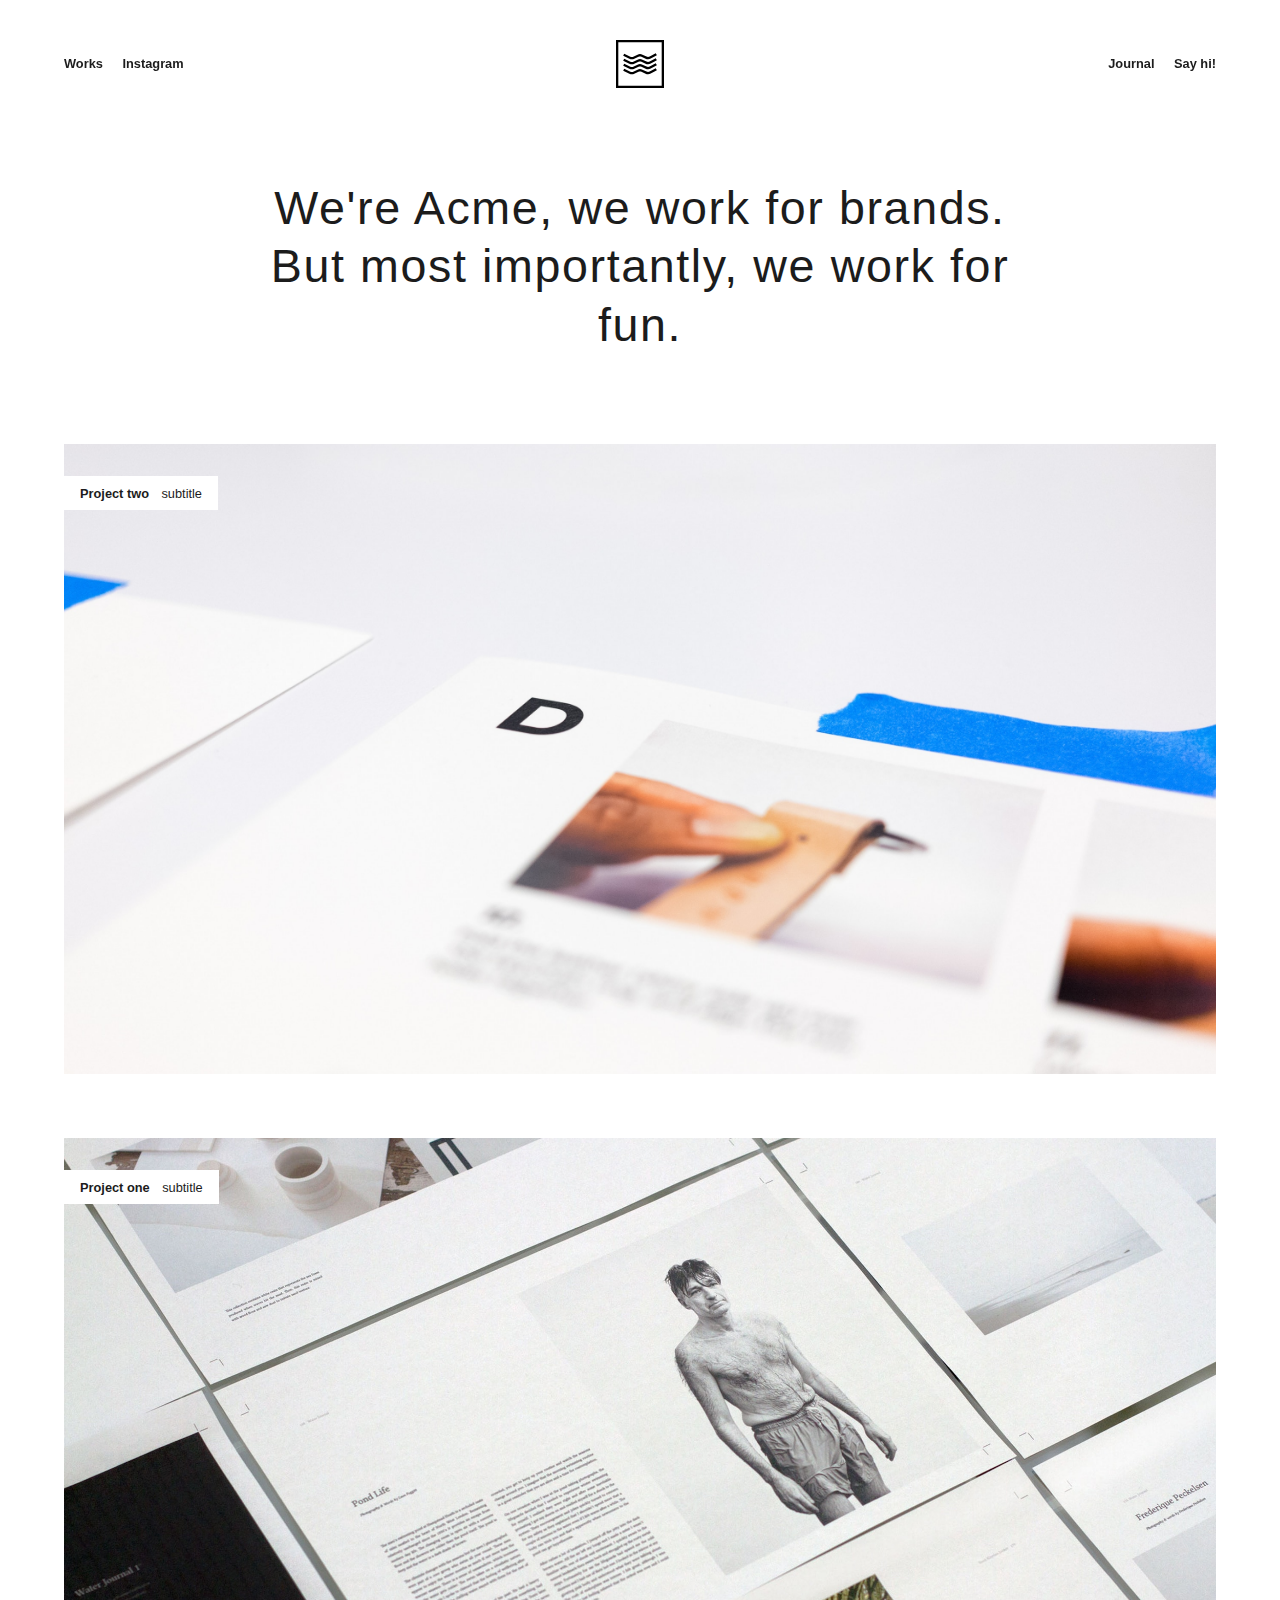
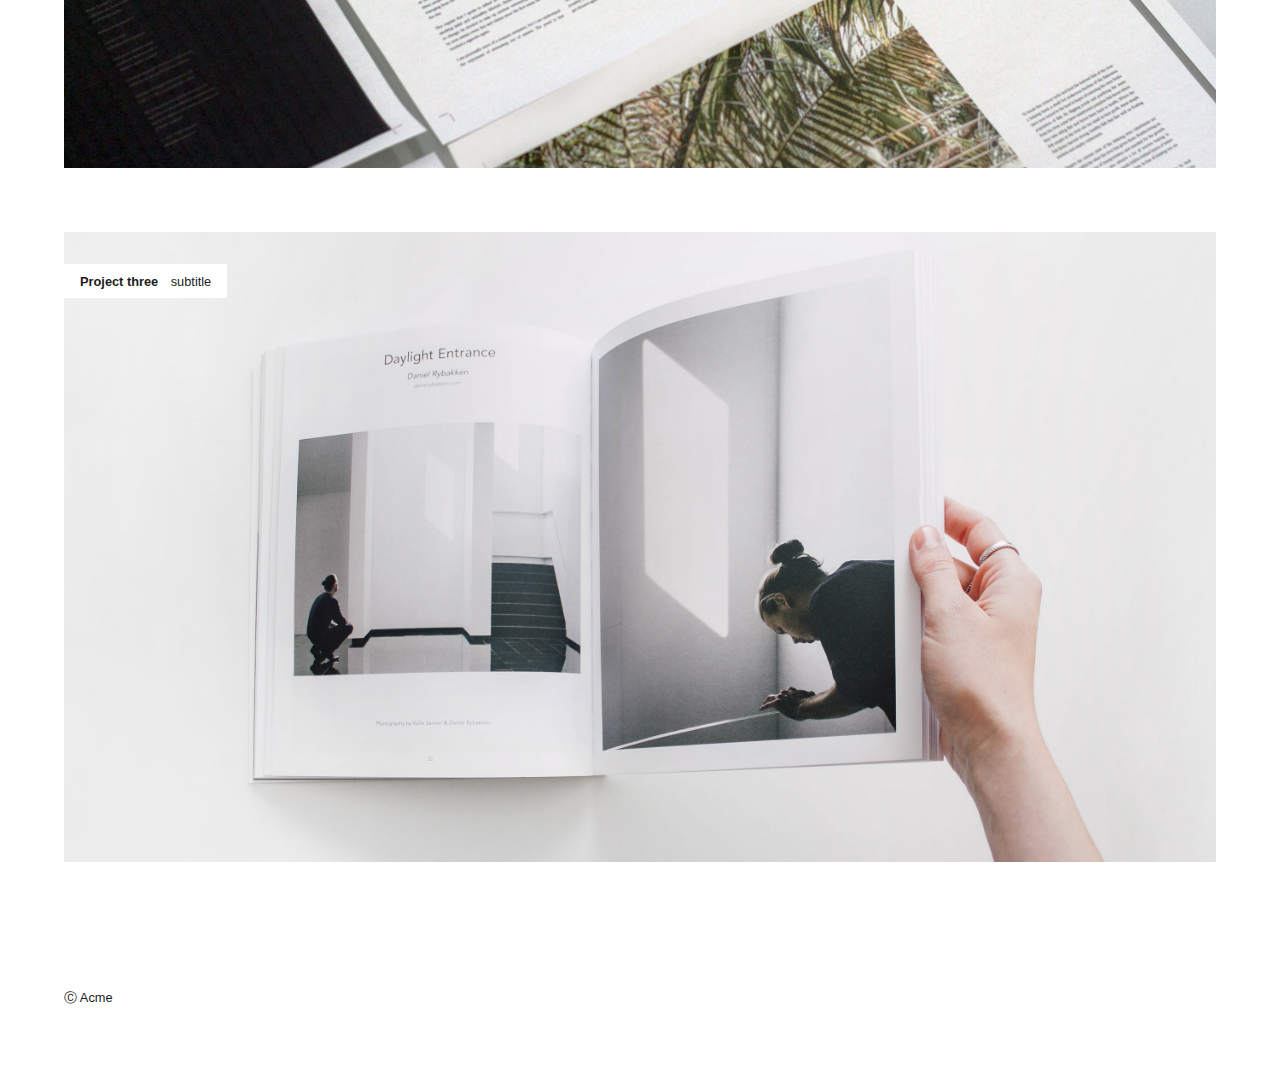
<file: index.html>
<!DOCTYPE html>
<html lang="en-US">
  <head>
    <meta charset="utf-8">
    <meta name="viewport" content="width=device-width,initial-scale=1">
    <title>Hero | Acme</title>
    <meta name="description" content="Creative Agency">
    <link rel="icon" href="favicon-32x32.png">
    
    <link rel="preload" href="/assets/css/0.styles.019df809.css" as="style"><link rel="preload" href="/assets/js/app.dd4c40c3.js" as="script"><link rel="preload" href="/assets/js/8.90ad5f1e.js" as="script"><link rel="preload" href="/assets/js/10.279bd32c.js" as="script"><link rel="preload" href="/assets/js/6.9ab0d75a.js" as="script"><link rel="preload" href="/assets/js/3.95b289bc.js" as="script"><link rel="preload" href="/assets/js/5.e9af8afd.js" as="script"><link rel="prefetch" href="/assets/js/11.1c1c39c2.js"><link rel="prefetch" href="/assets/js/12.d2fb12ee.js"><link rel="prefetch" href="/assets/js/13.9cd6af9b.js"><link rel="prefetch" href="/assets/js/14.d0c7ad8c.js"><link rel="prefetch" href="/assets/js/15.f34c33fe.js"><link rel="prefetch" href="/assets/js/16.4fcc910e.js"><link rel="prefetch" href="/assets/js/2.28699731.js"><link rel="prefetch" href="/assets/js/4.ff9fe87c.js"><link rel="prefetch" href="/assets/js/7.5428e03e.js"><link rel="prefetch" href="/assets/js/9.7def4b53.js">
    <link rel="stylesheet" href="/assets/css/0.styles.019df809.css">
  </head>
  <body>
    <div id="app" data-server-rendered="true"><div class="wrapper"><header class="header" style="position:fixed;top:0;left:0;width:100%;" data-v-03166bf1><nav class="navigation left desktop-nav" data-v-03166bf1><ul data-v-03166bf1><li class="router-link-exact-active active" data-v-03166bf1>Works</li><!----><!----><!----> <!----><li data-v-03166bf1><a href="https://www.instagram.com/its.nwa" target="_blank" data-v-03166bf1>Instagram</a></li><!----><!----></ul></nav> <div class="brand" data-v-03166bf1><a href="/" class="router-link-exact-active router-link-active" data-v-03166bf1><div title="Acme" class="logo" style="background-image:url(/upload/logo.svg);" data-v-03166bf1></div></a></div> <nav class="navigation right desktop-nav" data-v-03166bf1><ul data-v-03166bf1><!----><!----><!----><li data-v-03166bf1>Journal</li> <!----><!----><li data-v-03166bf1><a href="mailto:sayhi@mydomain.com" target="_blank" data-v-03166bf1>Say hi!</a></li><!----></ul></nav> <div class="mobile-nav-toggle" data-v-03166bf1></div> <div class="mobile-nav" data-v-03166bf1><nav data-v-03166bf1><ul data-v-03166bf1><li class="router-link-exact-active active" data-v-03166bf1>Works</li><!----><!----><li data-v-03166bf1>Journal</li> <!----><li data-v-03166bf1><a href="https://www.instagram.com/its.nwa" target="_blank" data-v-03166bf1>Instagram</a></li><li data-v-03166bf1><a href="mailto:sayhi@mydomain.com" target="_blank" data-v-03166bf1>Say hi!</a></li><!----></ul> <div class="mobile-nav-close" data-v-03166bf1></div></nav></div></header> <div class="container"><div style="margin-top:14vw;"><div class="content custom"><h1 class="title" data-v-166cad36><strong>We're Acme</strong>, we work for brands. But most importantly, we work for fun.</h1> <div class="project-list" data-v-32ebcfff><div class="post" style="background-image:url(/upload/photo-1516906736502-5d3fedc3019a.jpeg);" data-v-32ebcfff><div class="info" data-v-32ebcfff><h2 data-v-32ebcfff>Project two</h2> <span data-v-32ebcfff>subtitle</span></div></div><div class="post" style="background-image:url(/upload/photo-1490013616775-3ca8865fb129.jpeg);" data-v-32ebcfff><div class="info" data-v-32ebcfff><h2 data-v-32ebcfff>Project one</h2> <span data-v-32ebcfff>subtitle</span></div></div><div class="post" style="background-image:url(/upload/photo-1504198322253-cfa87a0ff25f.jpeg);" data-v-32ebcfff><div class="info" data-v-32ebcfff><h2 data-v-32ebcfff>Project three</h2> <span data-v-32ebcfff>subtitle</span></div></div></div></div></div> <!----> <!----> <!----></div> <span class="text" data-v-5f413788>Ⓒ Acme</span></div></div>
    <script src="/assets/js/app.dd4c40c3.js" defer></script><script src="/assets/js/8.90ad5f1e.js" defer></script><script src="/assets/js/10.279bd32c.js" defer></script><script src="/assets/js/6.9ab0d75a.js" defer></script><script src="/assets/js/3.95b289bc.js" defer></script><script src="/assets/js/5.e9af8afd.js" defer></script>
  </body>
</html>
</file>
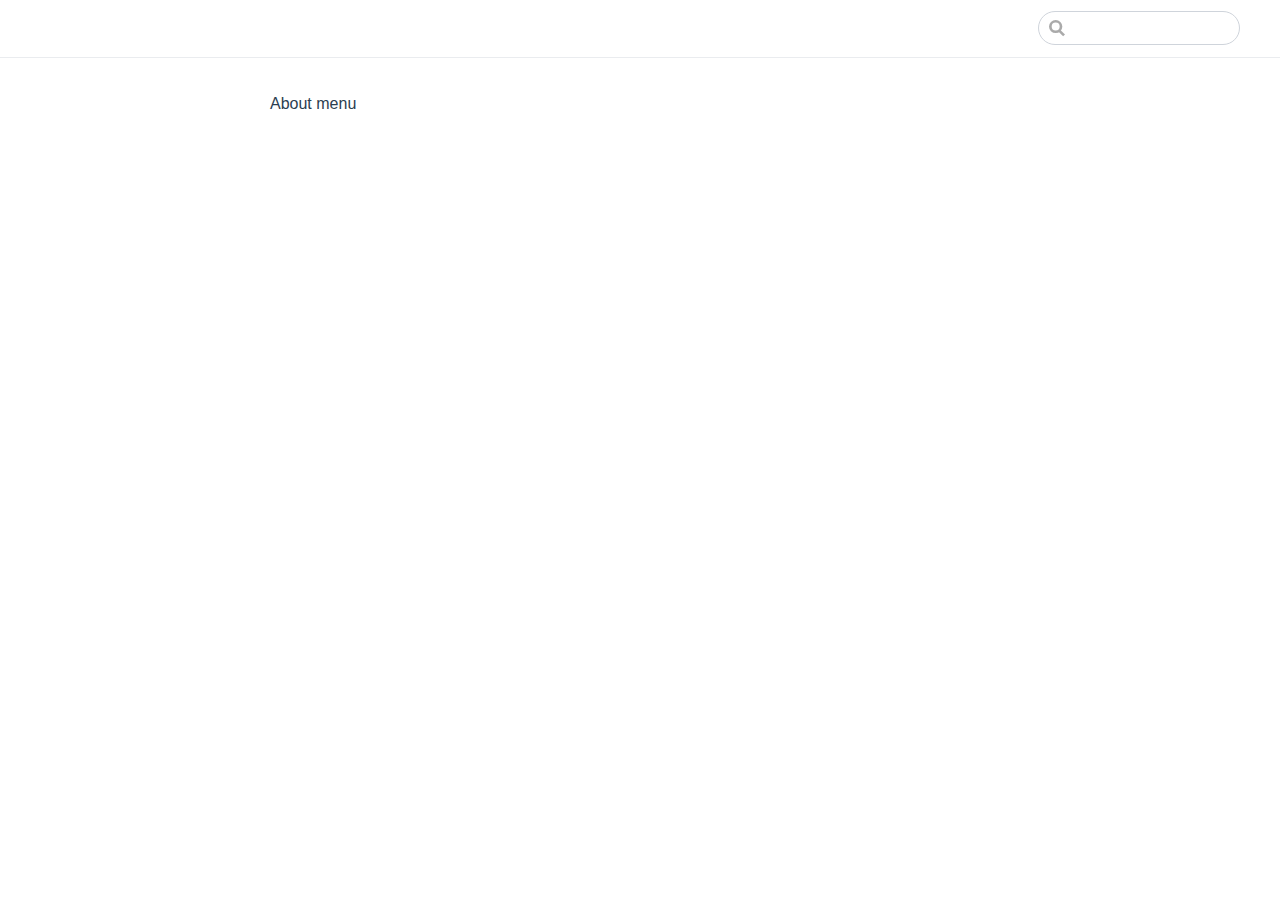
<file: About.html>
<!DOCTYPE html>
<html lang="en-US">
  <head>
    <meta charset="utf-8">
    <meta name="viewport" content="width=device-width,initial-scale=1">
    <title>VuePress</title>
    <meta name="description" content="">
    
    
    <link rel="preload" href="/assets/css/0.styles.36b91655.css" as="style"><link rel="preload" href="/assets/js/app.be7f3f61.js" as="script"><link rel="preload" href="/assets/js/3.c7e7b8a3.js" as="script"><link rel="prefetch" href="/assets/js/2.c2a00e97.js"><link rel="prefetch" href="/assets/js/4.c007d735.js"><link rel="prefetch" href="/assets/js/5.207a38a4.js"><link rel="prefetch" href="/assets/js/6.e283bb2d.js">
    <link rel="stylesheet" href="/assets/css/0.styles.36b91655.css">
  </head>
  <body>
    <div id="app" data-server-rendered="true"><div class="theme-container no-sidebar"><header class="navbar"><div class="sidebar-button"><svg xmlns="http://www.w3.org/2000/svg" aria-hidden="true" role="img" viewBox="0 0 448 512" class="icon"><path fill="currentColor" d="M436 124H12c-6.627 0-12-5.373-12-12V80c0-6.627 5.373-12 12-12h424c6.627 0 12 5.373 12 12v32c0 6.627-5.373 12-12 12zm0 160H12c-6.627 0-12-5.373-12-12v-32c0-6.627 5.373-12 12-12h424c6.627 0 12 5.373 12 12v32c0 6.627-5.373 12-12 12zm0 160H12c-6.627 0-12-5.373-12-12v-32c0-6.627 5.373-12 12-12h424c6.627 0 12 5.373 12 12v32c0 6.627-5.373 12-12 12z"></path></svg></div> <a href="/" class="home-link router-link-active"></a> <div class="links" style="max-width:nullpx;"><div class="search-box"><input aria-label="Search" autocomplete="off" spellcheck="false" value=""> <!----></div> <!----></div></header> <div class="sidebar-mask"></div> <div class="sidebar"><!---->  <!----> </div> <div class="page"> <div class="content"><p>About menu</p></div> <div class="page-edit"><!----> <!----></div> <!----> </div> <!----></div></div>
    <script src="/assets/js/app.be7f3f61.js" defer></script><script src="/assets/js/3.c7e7b8a3.js" defer></script>
  </body>
</html>
</file>
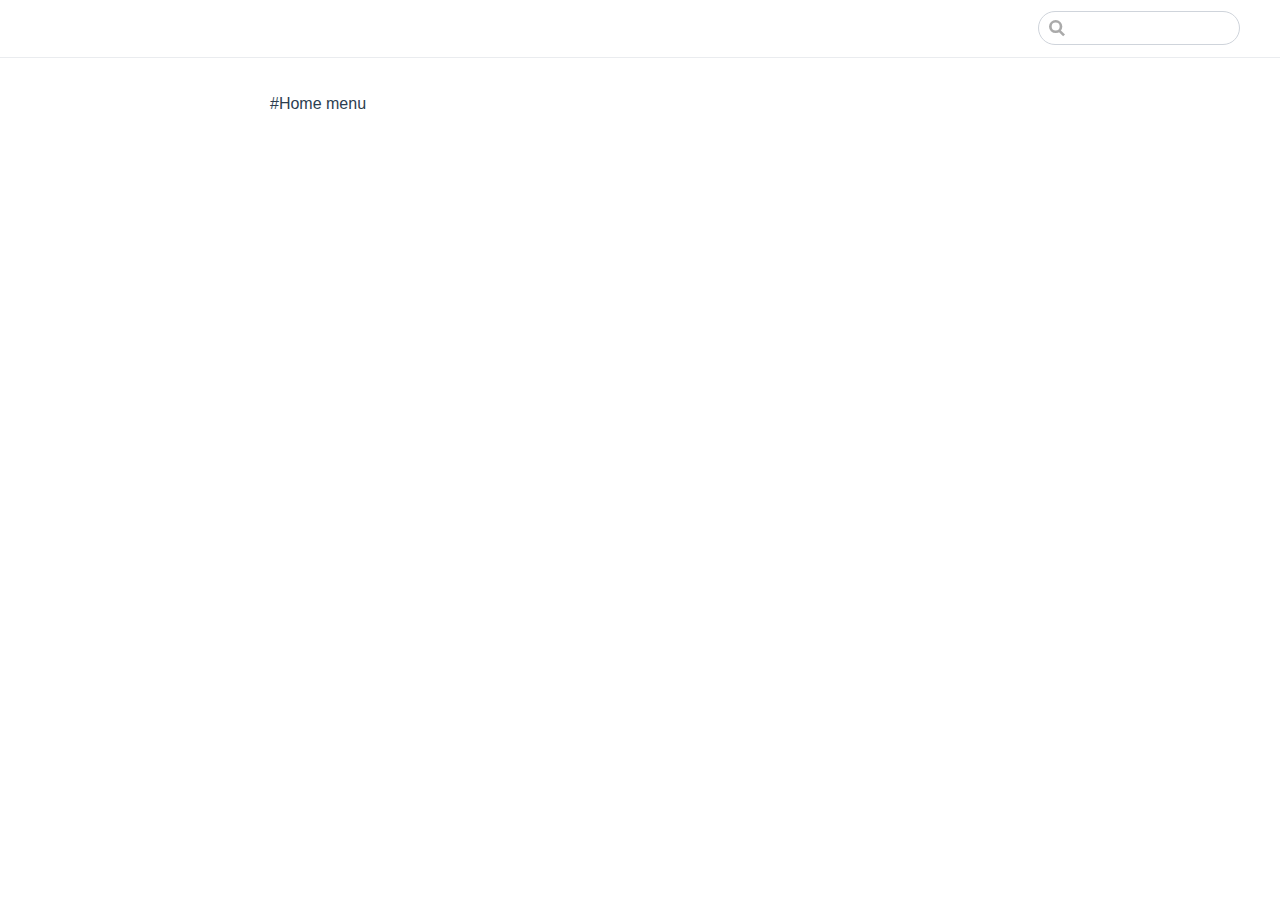
<file: Home.html>
<!DOCTYPE html>
<html lang="en-US">
  <head>
    <meta charset="utf-8">
    <meta name="viewport" content="width=device-width,initial-scale=1">
    <title>VuePress</title>
    <meta name="description" content="">
    
    
    <link rel="preload" href="/assets/css/0.styles.36b91655.css" as="style"><link rel="preload" href="/assets/js/app.be7f3f61.js" as="script"><link rel="preload" href="/assets/js/4.c007d735.js" as="script"><link rel="prefetch" href="/assets/js/2.c2a00e97.js"><link rel="prefetch" href="/assets/js/3.c7e7b8a3.js"><link rel="prefetch" href="/assets/js/5.207a38a4.js"><link rel="prefetch" href="/assets/js/6.e283bb2d.js">
    <link rel="stylesheet" href="/assets/css/0.styles.36b91655.css">
  </head>
  <body>
    <div id="app" data-server-rendered="true"><div class="theme-container no-sidebar"><header class="navbar"><div class="sidebar-button"><svg xmlns="http://www.w3.org/2000/svg" aria-hidden="true" role="img" viewBox="0 0 448 512" class="icon"><path fill="currentColor" d="M436 124H12c-6.627 0-12-5.373-12-12V80c0-6.627 5.373-12 12-12h424c6.627 0 12 5.373 12 12v32c0 6.627-5.373 12-12 12zm0 160H12c-6.627 0-12-5.373-12-12v-32c0-6.627 5.373-12 12-12h424c6.627 0 12 5.373 12 12v32c0 6.627-5.373 12-12 12zm0 160H12c-6.627 0-12-5.373-12-12v-32c0-6.627 5.373-12 12-12h424c6.627 0 12 5.373 12 12v32c0 6.627-5.373 12-12 12z"></path></svg></div> <a href="/" class="home-link router-link-active"></a> <div class="links" style="max-width:nullpx;"><div class="search-box"><input aria-label="Search" autocomplete="off" spellcheck="false" value=""> <!----></div> <!----></div></header> <div class="sidebar-mask"></div> <div class="sidebar"><!---->  <!----> </div> <div class="page"> <div class="content"><p>#Home menu</p></div> <div class="page-edit"><!----> <!----></div> <!----> </div> <!----></div></div>
    <script src="/assets/js/app.be7f3f61.js" defer></script><script src="/assets/js/4.c007d735.js" defer></script>
  </body>
</html>
</file>
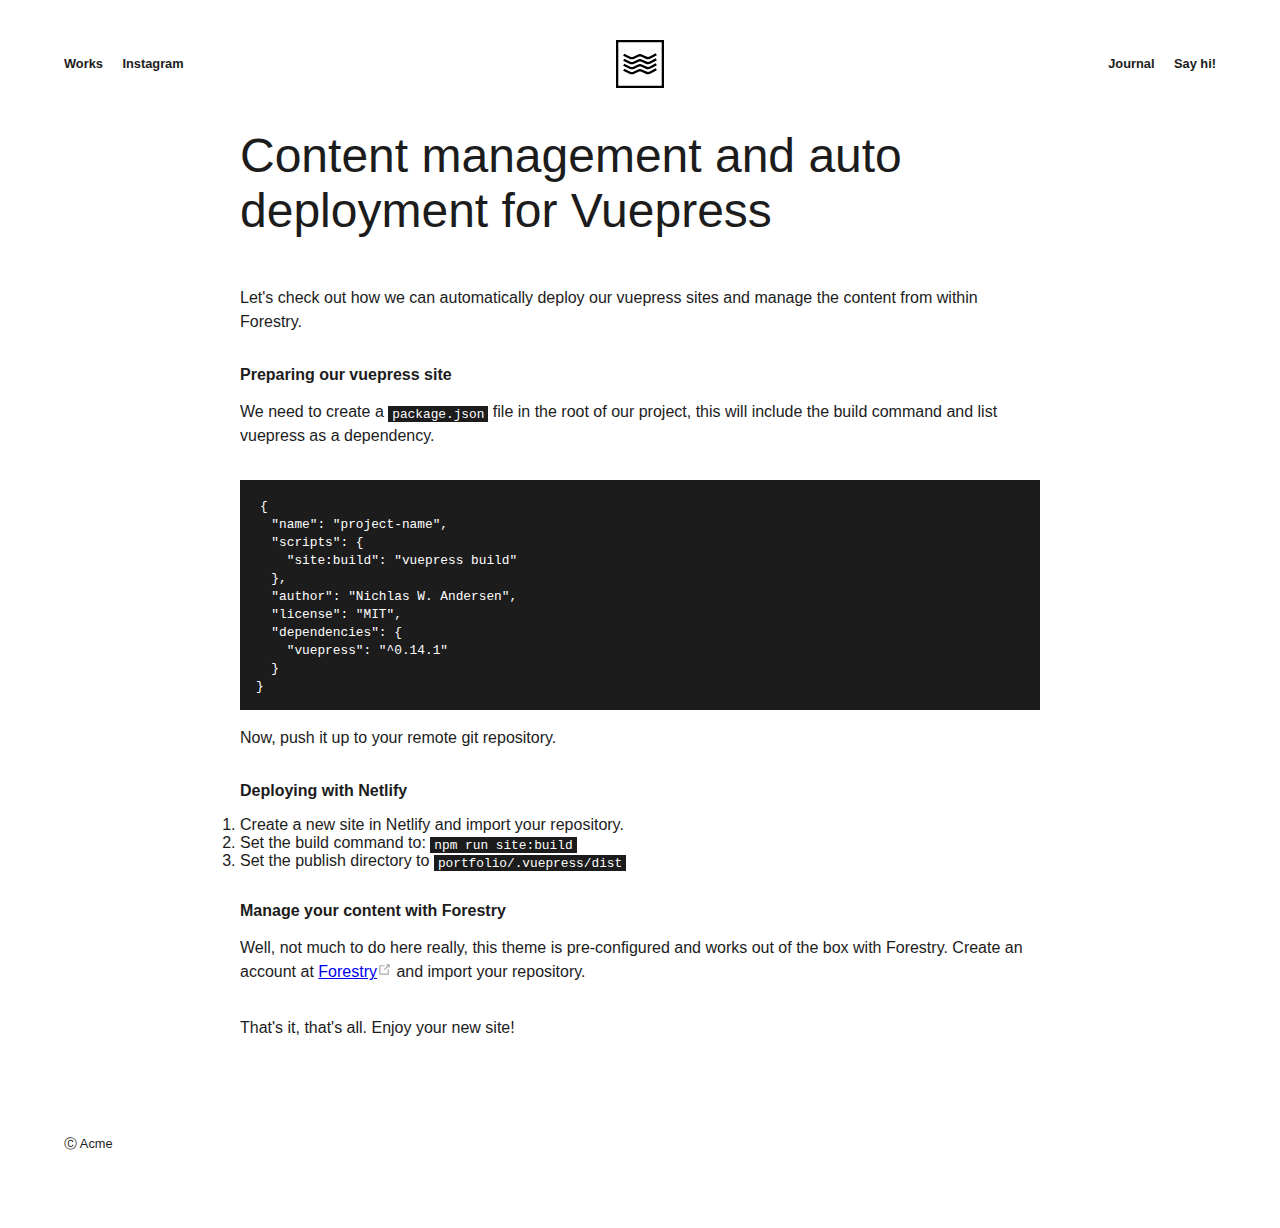
<file: journal/cms-and-auto-deployment-for-vuepress.html>
<!DOCTYPE html>
<html lang="en-US">
  <head>
    <meta charset="utf-8">
    <meta name="viewport" content="width=device-width,initial-scale=1">
    <title>Content management and auto deployment for vuepress | Acme</title>
    <meta name="description" content="Creative Agency">
    <link rel="icon" href="favicon-32x32.png">
    
    <link rel="preload" href="/assets/css/0.styles.019df809.css" as="style"><link rel="preload" href="/assets/js/app.dd4c40c3.js" as="script"><link rel="preload" href="/assets/js/8.90ad5f1e.js" as="script"><link rel="preload" href="/assets/js/11.1c1c39c2.js" as="script"><link rel="preload" href="/assets/js/5.e9af8afd.js" as="script"><link rel="prefetch" href="/assets/js/10.279bd32c.js"><link rel="prefetch" href="/assets/js/12.d2fb12ee.js"><link rel="prefetch" href="/assets/js/13.9cd6af9b.js"><link rel="prefetch" href="/assets/js/14.d0c7ad8c.js"><link rel="prefetch" href="/assets/js/15.f34c33fe.js"><link rel="prefetch" href="/assets/js/16.4fcc910e.js"><link rel="prefetch" href="/assets/js/2.28699731.js"><link rel="prefetch" href="/assets/js/3.95b289bc.js"><link rel="prefetch" href="/assets/js/4.ff9fe87c.js"><link rel="prefetch" href="/assets/js/6.9ab0d75a.js"><link rel="prefetch" href="/assets/js/7.5428e03e.js"><link rel="prefetch" href="/assets/js/9.7def4b53.js">
    <link rel="stylesheet" href="/assets/css/0.styles.019df809.css">
  </head>
  <body>
    <div id="app" data-server-rendered="true"><div class="wrapper"><header class="header" data-v-03166bf1><nav class="navigation left desktop-nav" data-v-03166bf1><ul data-v-03166bf1><li data-v-03166bf1>Works</li><!----><!----><!----> <!----><li data-v-03166bf1><a href="https://www.instagram.com/its.nwa" target="_blank" data-v-03166bf1>Instagram</a></li><!----><!----></ul></nav> <div class="brand" data-v-03166bf1><a href="/" class="router-link-active" data-v-03166bf1><div title="Acme" class="logo" style="background-image:url(/upload/logo.svg);" data-v-03166bf1></div></a></div> <nav class="navigation right desktop-nav" data-v-03166bf1><ul data-v-03166bf1><!----><!----><!----><li data-v-03166bf1>Journal</li> <!----><!----><li data-v-03166bf1><a href="mailto:sayhi@mydomain.com" target="_blank" data-v-03166bf1>Say hi!</a></li><!----></ul></nav> <div class="mobile-nav-toggle" data-v-03166bf1></div> <div class="mobile-nav" data-v-03166bf1><nav data-v-03166bf1><ul data-v-03166bf1><li data-v-03166bf1>Works</li><!----><!----><li data-v-03166bf1>Journal</li> <!----><li data-v-03166bf1><a href="https://www.instagram.com/its.nwa" target="_blank" data-v-03166bf1>Instagram</a></li><li data-v-03166bf1><a href="mailto:sayhi@mydomain.com" target="_blank" data-v-03166bf1>Say hi!</a></li><!----></ul> <div class="mobile-nav-close" data-v-03166bf1></div></nav></div></header> <div class="container"><!----> <!----> <!----> <div class="single-journal"><div class="content custom"><h1 id="content-management-and-auto-deployment-for-vuepress">Content management and auto deployment for Vuepress</h1> <p>Let's check out how we can automatically deploy our vuepress sites and manage the content from within Forestry.</p> <h3 id="preparing-our-vuepress-site">Preparing our vuepress site</h3> <p>We need to create a <code>package.json</code> file in the root of our project, this will include the build command and list vuepress as a dependency.</p> <pre><code>{
  &quot;name&quot;: &quot;project-name&quot;,
  &quot;scripts&quot;: {
    &quot;site:build&quot;: &quot;vuepress build&quot;
  },
  &quot;author&quot;: &quot;Nichlas W. Andersen&quot;,
  &quot;license&quot;: &quot;MIT&quot;,
  &quot;dependencies&quot;: {
    &quot;vuepress&quot;: &quot;^0.14.1&quot;
  }
}
</code></pre> <p>Now, push it up to your remote git repository.</p> <h3 id="deploying-with-netlify">Deploying with Netlify</h3> <ol><li>Create a new site in Netlify and import your repository.</li> <li>Set the build command to: <code>npm run site:build</code></li> <li>Set the publish directory to <code>portfolio/.vuepress/dist</code></li></ol> <h3 id="manage-your-content-with-forestry">Manage your content with Forestry</h3> <p>Well, not much to do here really, this theme is pre-configured and works out of the box with Forestry. Create an account at <a href="https://forestry.io" title="Forestry" target="_blank" rel="noopener noreferrer">Forestry<svg xmlns="http://www.w3.org/2000/svg" aria-hidden="true" x="0px" y="0px" viewBox="0 0 100 100" width="15" height="15" class="icon outbound"><path fill="currentColor" d="M18.8,85.1h56l0,0c2.2,0,4-1.8,4-4v-32h-8v28h-48v-48h28v-8h-32l0,0c-2.2,0-4,1.8-4,4v56C14.8,83.3,16.6,85.1,18.8,85.1z"></path> <polygon fill="currentColor" points="45.7,48.7 51.3,54.3 77.2,28.5 77.2,37.2 85.2,37.2 85.2,14.9 62.8,14.9 62.8,22.9 71.5,22.9"></polygon></svg></a> and import your repository.</p> <p>That's it, that's all. Enjoy your new site!</p></div></div></div> <span class="text" data-v-5f413788>Ⓒ Acme</span></div></div>
    <script src="/assets/js/app.dd4c40c3.js" defer></script><script src="/assets/js/8.90ad5f1e.js" defer></script><script src="/assets/js/11.1c1c39c2.js" defer></script><script src="/assets/js/5.e9af8afd.js" defer></script>
  </body>
</html>
</file>
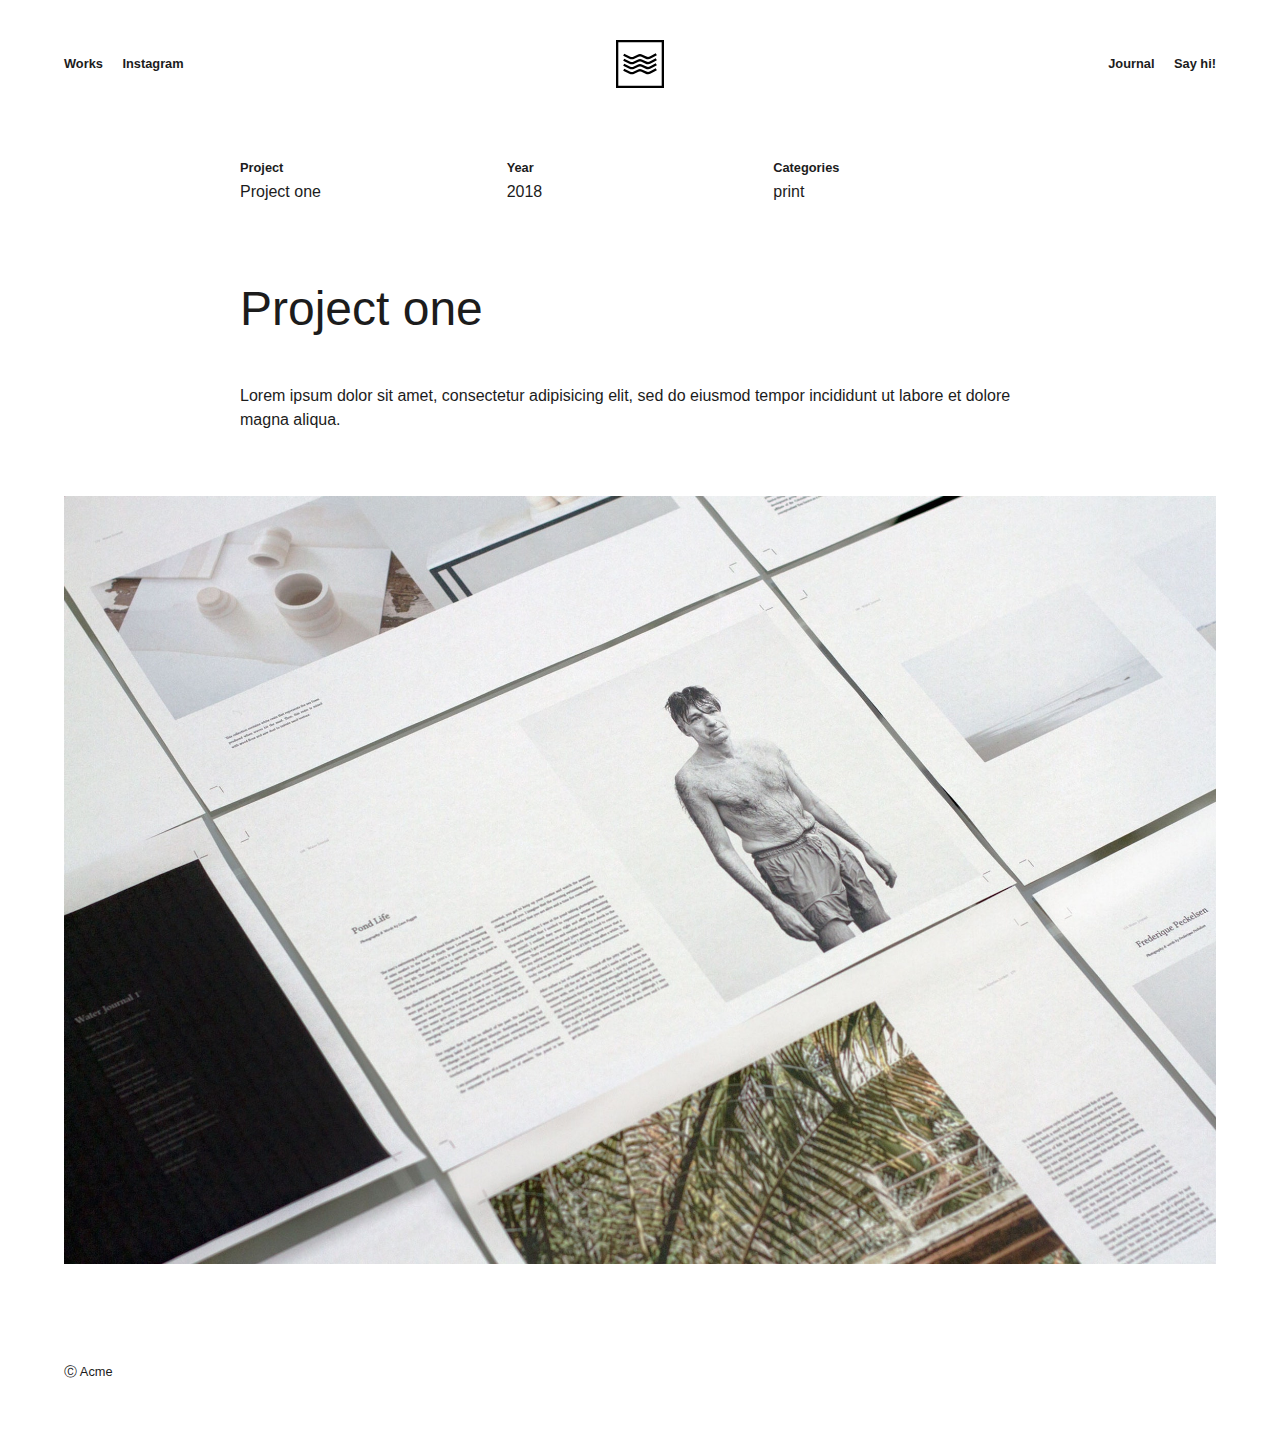
<file: works/project-1.html>
<!DOCTYPE html>
<html lang="en-US">
  <head>
    <meta charset="utf-8">
    <meta name="viewport" content="width=device-width,initial-scale=1">
    <title>Project one | Acme</title>
    <meta name="description" content="subtitle">
    <link rel="icon" href="favicon-32x32.png">
    
    <link rel="preload" href="/assets/css/0.styles.019df809.css" as="style"><link rel="preload" href="/assets/js/app.dd4c40c3.js" as="script"><link rel="preload" href="/assets/js/8.90ad5f1e.js" as="script"><link rel="preload" href="/assets/js/9.7def4b53.js" as="script"><link rel="preload" href="/assets/js/7.5428e03e.js" as="script"><link rel="preload" href="/assets/js/13.9cd6af9b.js" as="script"><link rel="preload" href="/assets/js/5.e9af8afd.js" as="script"><link rel="prefetch" href="/assets/js/10.279bd32c.js"><link rel="prefetch" href="/assets/js/11.1c1c39c2.js"><link rel="prefetch" href="/assets/js/12.d2fb12ee.js"><link rel="prefetch" href="/assets/js/14.d0c7ad8c.js"><link rel="prefetch" href="/assets/js/15.f34c33fe.js"><link rel="prefetch" href="/assets/js/16.4fcc910e.js"><link rel="prefetch" href="/assets/js/2.28699731.js"><link rel="prefetch" href="/assets/js/3.95b289bc.js"><link rel="prefetch" href="/assets/js/4.ff9fe87c.js"><link rel="prefetch" href="/assets/js/6.9ab0d75a.js">
    <link rel="stylesheet" href="/assets/css/0.styles.019df809.css">
  </head>
  <body>
    <div id="app" data-server-rendered="true"><div class="wrapper"><header class="header" data-v-03166bf1><nav class="navigation left desktop-nav" data-v-03166bf1><ul data-v-03166bf1><li data-v-03166bf1>Works</li><!----><!----><!----> <!----><li data-v-03166bf1><a href="https://www.instagram.com/its.nwa" target="_blank" data-v-03166bf1>Instagram</a></li><!----><!----></ul></nav> <div class="brand" data-v-03166bf1><a href="/" class="router-link-active" data-v-03166bf1><div title="Acme" class="logo" style="background-image:url(/upload/logo.svg);" data-v-03166bf1></div></a></div> <nav class="navigation right desktop-nav" data-v-03166bf1><ul data-v-03166bf1><!----><!----><!----><li data-v-03166bf1>Journal</li> <!----><!----><li data-v-03166bf1><a href="mailto:sayhi@mydomain.com" target="_blank" data-v-03166bf1>Say hi!</a></li><!----></ul></nav> <div class="mobile-nav-toggle" data-v-03166bf1></div> <div class="mobile-nav" data-v-03166bf1><nav data-v-03166bf1><ul data-v-03166bf1><li data-v-03166bf1>Works</li><!----><!----><li data-v-03166bf1>Journal</li> <!----><li data-v-03166bf1><a href="https://www.instagram.com/its.nwa" target="_blank" data-v-03166bf1>Instagram</a></li><li data-v-03166bf1><a href="mailto:sayhi@mydomain.com" target="_blank" data-v-03166bf1>Say hi!</a></li><!----></ul> <div class="mobile-nav-close" data-v-03166bf1></div></nav></div></header> <div class="container"><!----> <div><div class="header" data-v-a3f5c05c><div class="column" data-v-a3f5c05c><span class="label label" data-v-5919ba94 data-v-a3f5c05c>Project</span> <span class="value" data-v-a3f5c05c>Project one</span></div> <div class="column" data-v-a3f5c05c><span class="label label" data-v-5919ba94 data-v-a3f5c05c>Year</span> <span class="value" data-v-a3f5c05c>2018</span></div> <div class="column" data-v-a3f5c05c><span class="label label" data-v-5919ba94 data-v-a3f5c05c>Categories</span> <span class="value categories" data-v-a3f5c05c>print</span></div></div> <div class="content custom"><h1 id="project-one">Project one</h1> <p>Lorem ipsum dolor sit amet, consectetur adipisicing elit, sed do eiusmod tempor incididunt ut labore et dolore magna aliqua.</p> <p><img src="/upload/photo-1490013616775-3ca8865fb129.jpeg" alt></p></div></div> <!----> <!----></div> <span class="text" data-v-5f413788>Ⓒ Acme</span></div></div>
    <script src="/assets/js/app.dd4c40c3.js" defer></script><script src="/assets/js/8.90ad5f1e.js" defer></script><script src="/assets/js/9.7def4b53.js" defer></script><script src="/assets/js/7.5428e03e.js" defer></script><script src="/assets/js/13.9cd6af9b.js" defer></script><script src="/assets/js/5.e9af8afd.js" defer></script>
  </body>
</html>
</file>
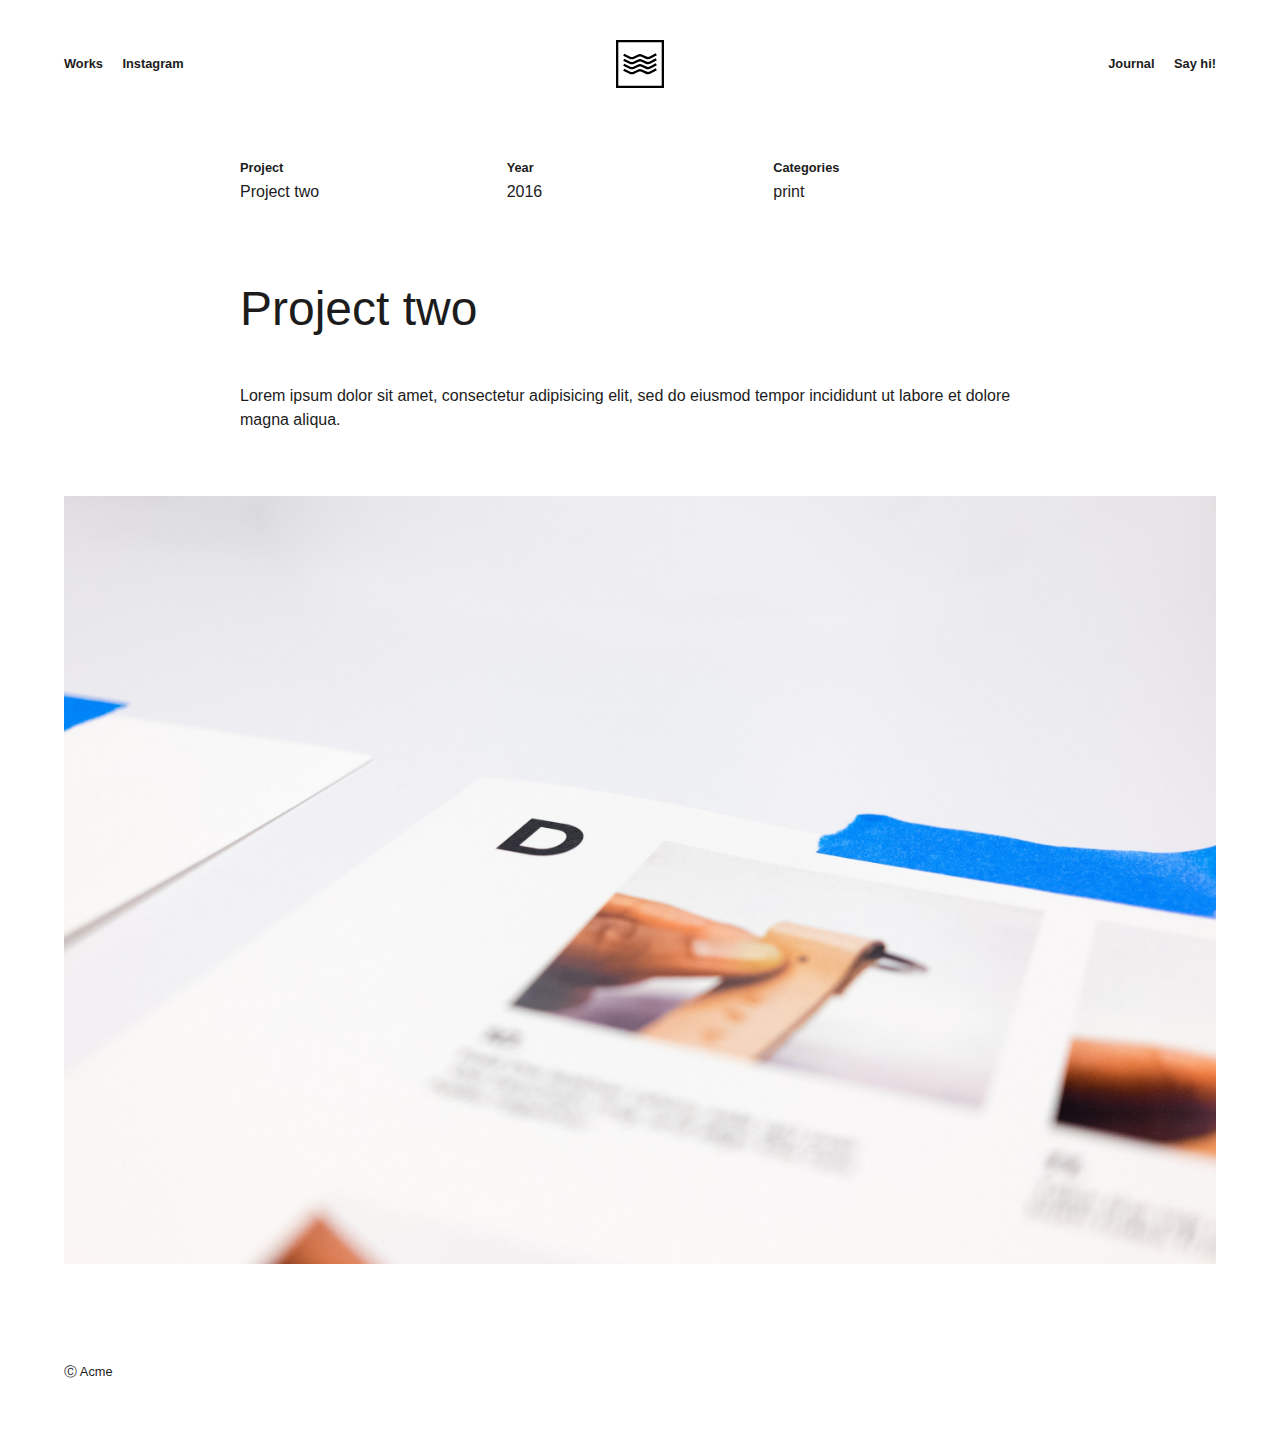
<file: works/project-2.html>
<!DOCTYPE html>
<html lang="en-US">
  <head>
    <meta charset="utf-8">
    <meta name="viewport" content="width=device-width,initial-scale=1">
    <title>Project two | Acme</title>
    <meta name="description" content="subtitle">
    <link rel="icon" href="favicon-32x32.png">
    
    <link rel="preload" href="/assets/css/0.styles.019df809.css" as="style"><link rel="preload" href="/assets/js/app.dd4c40c3.js" as="script"><link rel="preload" href="/assets/js/8.90ad5f1e.js" as="script"><link rel="preload" href="/assets/js/9.7def4b53.js" as="script"><link rel="preload" href="/assets/js/7.5428e03e.js" as="script"><link rel="preload" href="/assets/js/14.d0c7ad8c.js" as="script"><link rel="preload" href="/assets/js/5.e9af8afd.js" as="script"><link rel="prefetch" href="/assets/js/10.279bd32c.js"><link rel="prefetch" href="/assets/js/11.1c1c39c2.js"><link rel="prefetch" href="/assets/js/12.d2fb12ee.js"><link rel="prefetch" href="/assets/js/13.9cd6af9b.js"><link rel="prefetch" href="/assets/js/15.f34c33fe.js"><link rel="prefetch" href="/assets/js/16.4fcc910e.js"><link rel="prefetch" href="/assets/js/2.28699731.js"><link rel="prefetch" href="/assets/js/3.95b289bc.js"><link rel="prefetch" href="/assets/js/4.ff9fe87c.js"><link rel="prefetch" href="/assets/js/6.9ab0d75a.js">
    <link rel="stylesheet" href="/assets/css/0.styles.019df809.css">
  </head>
  <body>
    <div id="app" data-server-rendered="true"><div class="wrapper"><header class="header" data-v-03166bf1><nav class="navigation left desktop-nav" data-v-03166bf1><ul data-v-03166bf1><li data-v-03166bf1>Works</li><!----><!----><!----> <!----><li data-v-03166bf1><a href="https://www.instagram.com/its.nwa" target="_blank" data-v-03166bf1>Instagram</a></li><!----><!----></ul></nav> <div class="brand" data-v-03166bf1><a href="/" class="router-link-active" data-v-03166bf1><div title="Acme" class="logo" style="background-image:url(/upload/logo.svg);" data-v-03166bf1></div></a></div> <nav class="navigation right desktop-nav" data-v-03166bf1><ul data-v-03166bf1><!----><!----><!----><li data-v-03166bf1>Journal</li> <!----><!----><li data-v-03166bf1><a href="mailto:sayhi@mydomain.com" target="_blank" data-v-03166bf1>Say hi!</a></li><!----></ul></nav> <div class="mobile-nav-toggle" data-v-03166bf1></div> <div class="mobile-nav" data-v-03166bf1><nav data-v-03166bf1><ul data-v-03166bf1><li data-v-03166bf1>Works</li><!----><!----><li data-v-03166bf1>Journal</li> <!----><li data-v-03166bf1><a href="https://www.instagram.com/its.nwa" target="_blank" data-v-03166bf1>Instagram</a></li><li data-v-03166bf1><a href="mailto:sayhi@mydomain.com" target="_blank" data-v-03166bf1>Say hi!</a></li><!----></ul> <div class="mobile-nav-close" data-v-03166bf1></div></nav></div></header> <div class="container"><!----> <div><div class="header" data-v-a3f5c05c><div class="column" data-v-a3f5c05c><span class="label label" data-v-5919ba94 data-v-a3f5c05c>Project</span> <span class="value" data-v-a3f5c05c>Project two</span></div> <div class="column" data-v-a3f5c05c><span class="label label" data-v-5919ba94 data-v-a3f5c05c>Year</span> <span class="value" data-v-a3f5c05c>2016</span></div> <div class="column" data-v-a3f5c05c><span class="label label" data-v-5919ba94 data-v-a3f5c05c>Categories</span> <span class="value categories" data-v-a3f5c05c>print</span></div></div> <div class="content custom"><h1 id="project-two">Project two</h1> <p>Lorem ipsum dolor sit amet, consectetur adipisicing elit, sed do eiusmod tempor incididunt ut labore et dolore magna aliqua.</p> <p><img src="/upload/photo-1516906736502-5d3fedc3019a.jpeg" alt></p></div></div> <!----> <!----></div> <span class="text" data-v-5f413788>Ⓒ Acme</span></div></div>
    <script src="/assets/js/app.dd4c40c3.js" defer></script><script src="/assets/js/8.90ad5f1e.js" defer></script><script src="/assets/js/9.7def4b53.js" defer></script><script src="/assets/js/7.5428e03e.js" defer></script><script src="/assets/js/14.d0c7ad8c.js" defer></script><script src="/assets/js/5.e9af8afd.js" defer></script>
  </body>
</html>
</file>
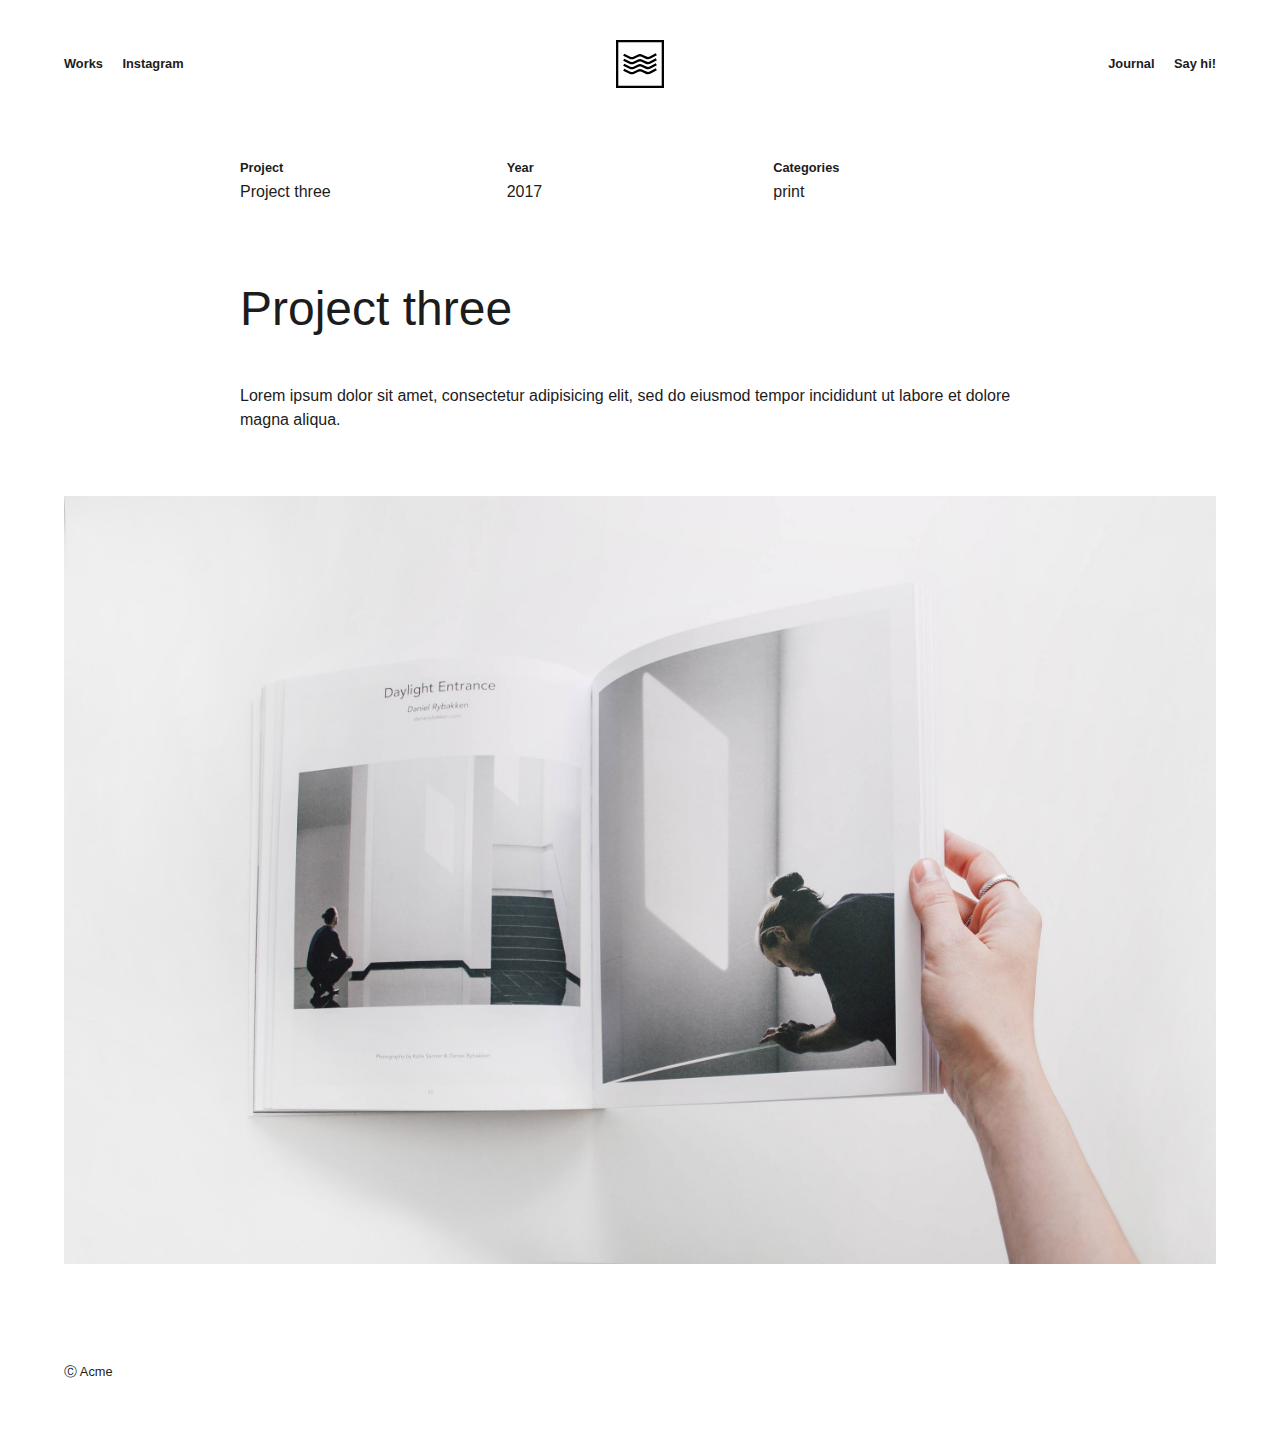
<file: works/project-3.html>
<!DOCTYPE html>
<html lang="en-US">
  <head>
    <meta charset="utf-8">
    <meta name="viewport" content="width=device-width,initial-scale=1">
    <title>Project three | Acme</title>
    <meta name="description" content="subtitle">
    <link rel="icon" href="favicon-32x32.png">
    
    <link rel="preload" href="/assets/css/0.styles.019df809.css" as="style"><link rel="preload" href="/assets/js/app.dd4c40c3.js" as="script"><link rel="preload" href="/assets/js/8.90ad5f1e.js" as="script"><link rel="preload" href="/assets/js/9.7def4b53.js" as="script"><link rel="preload" href="/assets/js/7.5428e03e.js" as="script"><link rel="preload" href="/assets/js/15.f34c33fe.js" as="script"><link rel="preload" href="/assets/js/5.e9af8afd.js" as="script"><link rel="prefetch" href="/assets/js/10.279bd32c.js"><link rel="prefetch" href="/assets/js/11.1c1c39c2.js"><link rel="prefetch" href="/assets/js/12.d2fb12ee.js"><link rel="prefetch" href="/assets/js/13.9cd6af9b.js"><link rel="prefetch" href="/assets/js/14.d0c7ad8c.js"><link rel="prefetch" href="/assets/js/16.4fcc910e.js"><link rel="prefetch" href="/assets/js/2.28699731.js"><link rel="prefetch" href="/assets/js/3.95b289bc.js"><link rel="prefetch" href="/assets/js/4.ff9fe87c.js"><link rel="prefetch" href="/assets/js/6.9ab0d75a.js">
    <link rel="stylesheet" href="/assets/css/0.styles.019df809.css">
  </head>
  <body>
    <div id="app" data-server-rendered="true"><div class="wrapper"><header class="header" data-v-03166bf1><nav class="navigation left desktop-nav" data-v-03166bf1><ul data-v-03166bf1><li data-v-03166bf1>Works</li><!----><!----><!----> <!----><li data-v-03166bf1><a href="https://www.instagram.com/its.nwa" target="_blank" data-v-03166bf1>Instagram</a></li><!----><!----></ul></nav> <div class="brand" data-v-03166bf1><a href="/" class="router-link-active" data-v-03166bf1><div title="Acme" class="logo" style="background-image:url(/upload/logo.svg);" data-v-03166bf1></div></a></div> <nav class="navigation right desktop-nav" data-v-03166bf1><ul data-v-03166bf1><!----><!----><!----><li data-v-03166bf1>Journal</li> <!----><!----><li data-v-03166bf1><a href="mailto:sayhi@mydomain.com" target="_blank" data-v-03166bf1>Say hi!</a></li><!----></ul></nav> <div class="mobile-nav-toggle" data-v-03166bf1></div> <div class="mobile-nav" data-v-03166bf1><nav data-v-03166bf1><ul data-v-03166bf1><li data-v-03166bf1>Works</li><!----><!----><li data-v-03166bf1>Journal</li> <!----><li data-v-03166bf1><a href="https://www.instagram.com/its.nwa" target="_blank" data-v-03166bf1>Instagram</a></li><li data-v-03166bf1><a href="mailto:sayhi@mydomain.com" target="_blank" data-v-03166bf1>Say hi!</a></li><!----></ul> <div class="mobile-nav-close" data-v-03166bf1></div></nav></div></header> <div class="container"><!----> <div><div class="header" data-v-a3f5c05c><div class="column" data-v-a3f5c05c><span class="label label" data-v-5919ba94 data-v-a3f5c05c>Project</span> <span class="value" data-v-a3f5c05c>Project three</span></div> <div class="column" data-v-a3f5c05c><span class="label label" data-v-5919ba94 data-v-a3f5c05c>Year</span> <span class="value" data-v-a3f5c05c>2017</span></div> <div class="column" data-v-a3f5c05c><span class="label label" data-v-5919ba94 data-v-a3f5c05c>Categories</span> <span class="value categories" data-v-a3f5c05c>print</span></div></div> <div class="content custom"><h1 id="project-three">Project three</h1> <p>Lorem ipsum dolor sit amet, consectetur adipisicing elit, sed do eiusmod tempor incididunt ut labore et dolore magna aliqua.</p> <p><img src="/upload/photo-1504198322253-cfa87a0ff25f.jpeg" alt></p></div></div> <!----> <!----></div> <span class="text" data-v-5f413788>Ⓒ Acme</span></div></div>
    <script src="/assets/js/app.dd4c40c3.js" defer></script><script src="/assets/js/8.90ad5f1e.js" defer></script><script src="/assets/js/9.7def4b53.js" defer></script><script src="/assets/js/7.5428e03e.js" defer></script><script src="/assets/js/15.f34c33fe.js" defer></script><script src="/assets/js/5.e9af8afd.js" defer></script>
  </body>
</html>
</file>
<file: assets/css/0.styles.019df809.css>
:root{--color-black:#1c1c1c;--color-highlight:hsla(48,87%,83%,.99)}*{box-sizing:border-box;margin:0;padding:0}::-webkit-selection{background:var(--color-highlight);color:var(--color-black)}::selection{background:var(--color-highlight);color:var(--color-black)}body{font-family:-apple-system,BlinkMacSystemFont,Segoe UI,Roboto,Noto Sans,Ubuntu,Droid Sans,Helvetica Neue,sans-serif;font-size:16px;background:#fff;color:var(--color-black)}img{width:100%;max-width:100%;line-height:0;margin:2rem 0}.container{padding:0 5vw}.journal-list,.single-journal{width:800px;max-width:100%;margin:0 auto}h1,h2,h3,h4,h5,h6,p{width:100%;max-width:800px}h1{font-size:3rem;line-height:1.15;margin:0 auto 3rem auto}h1,h2{font-weight:300}h2{font-size:2rem;margin:2rem auto 2rem auto}h3{font-weight:700;margin:2rem auto 1rem auto}h3,p{font-size:1rem}p{line-height:1.5;margin:1rem auto 2rem auto}pre{padding:1rem;margin:1rem 0}code,pre{background:var(--color-black)}code{color:#fff;font-size:.8rem;padding:.05rem .25rem;font-weight:400}.post[data-v-32ebcfff]{position:relative;width:100%;height:70vh;background-size:cover;background-position:50%;background-repeat:no-repeat;margin-bottom:5vw;cursor:pointer}.info[data-v-32ebcfff]{position:absolute;left:0;top:2rem;padding:.5rem 1rem;background:#fff;max-width:400px}.info h2[data-v-32ebcfff]{font-weight:700}.info h2[data-v-32ebcfff],.info span[data-v-32ebcfff]{display:inline-block;width:auto;font-size:.8rem;margin:0}.info span[data-v-32ebcfff]{margin-left:.5rem}.badge[data-v-79c83af0]{display:inline-block;font-size:14px;height:18px;line-height:18px;border-radius:3px;padding:0 6px;color:#fff;margin-right:5px;background-color:#42b983}.badge.middle[data-v-79c83af0]{vertical-align:middle}.badge.top[data-v-79c83af0]{vertical-align:top}.badge.green[data-v-79c83af0],.badge.tip[data-v-79c83af0]{background-color:#42b983}.badge.error[data-v-79c83af0]{background-color:#da5961}.badge.warn[data-v-79c83af0],.badge.warning[data-v-79c83af0],.badge.yellow[data-v-79c83af0]{background-color:#e7c000}.text[data-v-5f413788]{display:block;font-size:.8rem;text-align:left;padding:4rem 5vw}.icon.outbound{color:#aaa;display:inline-block}.title[data-v-42e9e45e]{cursor:pointer}.post[data-v-42e9e45e]{padding:2rem 0;border-bottom:1px solid #eee}.post[data-v-42e9e45e]:last-of-type{border:0}.post h2[data-v-42e9e45e]{margin:0 0 1rem 0}.post h2[data-v-42e9e45e]:hover{opacity:.6}.post p[data-v-42e9e45e]{margin:0;color:#333}.label[data-v-5919ba94]{display:block;font-size:.8rem;font-weight:700}.header[data-v-03166bf1]{display:flex;position:relative;align-items:center;justify-content:space-between;height:6rem;padding:5vw;font-size:.8rem;font-weight:600;z-index:10}.logo[data-v-03166bf1]{position:absolute;width:3rem;height:3rem;background-size:contain;background-position:50%;background-repeat:no-repeat;left:50%;top:50%;transform:translate(-50%,-50%)}.navigation li[data-v-03166bf1]{display:inline-block;list-style:none;margin-right:1rem;user-select:none;cursor:pointer;border-bottom:1px solid transparent}.navigation li[data-v-03166bf1]:last-of-type{margin:0}.active[data-v-03166bf1],.navigation li[data-v-03166bf1]:hover{border-bottom:1px solid #000}a[data-v-03166bf1]{text-decoration:none;color:inherit}a[data-v-03166bf1]:active,a[data-v-03166bf1]:visited{color:inherit}.desktop-nav[data-v-03166bf1]{display:none}.mobile-nav[data-v-03166bf1]{display:block;position:absolute;background:#fff;top:0;left:0;width:100vw;height:100vh;padding:2rem;transform:translateY(-100%);transition:transform .35s ease-in-out;text-align:center;font-size:2rem;display:flex;justify-content:center;align-items:center;line-height:2}.mobile-nav li[data-v-03166bf1]{list-style:none;cursor:pointer;transition:opacity .15s}.mobile-nav li[data-v-03166bf1]:hover{opacity:.6}.mobile-nav--active[data-v-03166bf1]{transform:translateY(0)}.mobile-nav-close[data-v-03166bf1]{position:absolute;content:"";right:0;top:0;padding:3rem;background-image:url(/close.svg)}.mobile-nav-close[data-v-03166bf1],.mobile-nav-toggle[data-v-03166bf1]{width:3rem;height:3rem;background-position:50%;background-size:1.5rem;background-repeat:no-repeat;transition:opacity .15s;cursor:pointer}.mobile-nav-toggle[data-v-03166bf1]{display:block;background-image:url(/burger.svg)}.mobile-nav-close[data-v-03166bf1]:hover,.mobile-nav-toggle[data-v-03166bf1]:hover{opacity:.6}@media screen and (min-width:600px){.desktop-nav[data-v-03166bf1]{display:block}.mobile-nav-toggle[data-v-03166bf1],.mobile-nav[data-v-03166bf1]{display:none}}.header[data-v-a3f5c05c]{display:flex;padding:2rem 0;width:100%;max-width:800px;margin:0 auto 3rem auto}.column[data-v-a3f5c05c]{flex:0 0 33.33%}.label[data-v-a3f5c05c]{margin-bottom:.5rem;font-weight:700}.value[data-v-a3f5c05c]{font-weight:400}.categories[data-v-a3f5c05c]:after{content:", "}.categories[data-v-a3f5c05c]:last-of-type:after{content:""}.title[data-v-166cad36]{text-align:center;font-size:calc(21px + 34 * ((100vw - 300px) / 1300));font-weight:300;line-height:1.25;letter-spacing:.1rem;width:800px;max-width:100%;margin:18vw auto 7vw auto}@media screen and (min-width:600px){.title[data-v-166cad36]{margin:12vw auto 7vw auto}}
</file>
<file: assets/css/0.styles.36b91655.css>
.home{padding:3.6rem 2rem 0;max-width:960px;margin:0 auto}.home .hero{text-align:center}.home .hero img{max-height:280px;display:block;margin:3rem auto 1.5rem}.home .hero h1{font-size:3rem}.home .hero .action,.home .hero .description,.home .hero h1{margin:1.8rem auto}.home .hero .description{max-width:35rem;font-size:1.6rem;line-height:1.3;color:#6a8bad}.home .hero .action-button{display:inline-block;font-size:1.2rem;color:#fff;background-color:#3eaf7c;padding:.8rem 1.6rem;border-radius:4px;transition:background-color .1s ease;box-sizing:border-box;border-bottom:1px solid #389d70}.home .hero .action-button:hover{background-color:#4abf8a}.home .features{border-top:1px solid #eaecef;padding:1.2rem 0;margin-top:2.5rem;display:flex;flex-wrap:wrap;align-items:flex-start;align-content:stretch;justify-content:space-between}.home .feature{flex-grow:1;flex-basis:30%;max-width:30%}.home .feature h2{font-size:1.4rem;font-weight:500;border-bottom:none;padding-bottom:0;color:#3a5169}.home .feature p{color:#4e6e8e}.home .footer{padding:2.5rem;border-top:1px solid #eaecef;text-align:center;color:#4e6e8e}@media (max-width:719px){.home .features{flex-direction:column}.home .feature{max-width:100%;padding:0 2.5rem}}@media (max-width:419px){.home{padding-left:1.5rem;padding-right:1.5rem}.home .hero img{max-height:210px;margin:2rem auto 1.2rem}.home .hero h1{font-size:2rem}.home .hero .action,.home .hero .description,.home .hero h1{margin:1.2rem auto}.home .hero .description{font-size:1.2rem}.home .hero .action-button{font-size:1rem;padding:.6rem 1.2rem}.home .feature h2{font-size:1.25rem}}.badge[data-v-79c83af0]{display:inline-block;font-size:14px;height:18px;line-height:18px;border-radius:3px;padding:0 6px;color:#fff;margin-right:5px;background-color:#42b983}.badge.middle[data-v-79c83af0]{vertical-align:middle}.badge.top[data-v-79c83af0]{vertical-align:top}.badge.green[data-v-79c83af0],.badge.tip[data-v-79c83af0]{background-color:#42b983}.badge.error[data-v-79c83af0]{background-color:#da5961}.badge.warn[data-v-79c83af0],.badge.warning[data-v-79c83af0],.badge.yellow[data-v-79c83af0]{background-color:#e7c000}.search-box{display:inline-block;position:relative;margin-right:1rem}.search-box input{cursor:text;width:10rem;color:#4e6e8e;display:inline-block;border:1px solid #cfd4db;border-radius:2rem;font-size:.9rem;line-height:2rem;padding:0 .5rem 0 2rem;outline:none;transition:all .2s ease;background:#fff url(/assets/img/search.83621669.svg) .6rem .5rem no-repeat;background-size:1rem}.search-box input:focus{cursor:auto;border-color:#3eaf7c}.search-box .suggestions{background:#fff;width:20rem;position:absolute;top:1.5rem;border:1px solid #cfd4db;border-radius:6px;padding:.4rem;list-style-type:none}.search-box .suggestions.align-right{right:0}.search-box .suggestion{line-height:1.4;padding:.4rem .6rem;border-radius:4px;cursor:pointer}.search-box .suggestion a{white-space:normal;color:#5d82a6}.search-box .suggestion a .page-title{font-weight:600}.search-box .suggestion a .header{font-size:.9em;margin-left:.25em}.search-box .suggestion.focused{background-color:#f3f4f5}.search-box .suggestion.focused a{color:#3eaf7c}@media (max-width:959px){.search-box input{cursor:pointer;width:0;border-color:transparent;position:relative}.search-box input:focus{cursor:text;left:0;width:10rem}}@media (max-width:959px) and (min-width:719px){.search-box .suggestions{left:0}}@media (max-width:719px){.search-box{margin-right:0}.search-box input{left:1rem}.search-box .suggestions{right:0}}@media (max-width:419px){.search-box .suggestions{width:calc(100vw - 4rem)}.search-box input:focus{width:8rem}}.dropdown-enter,.dropdown-leave-to{height:0!important}.dropdown-wrapper{cursor:pointer}.dropdown-wrapper .dropdown-title{display:block}.dropdown-wrapper .dropdown-title:hover{border-color:transparent}.dropdown-wrapper .dropdown-title .arrow{vertical-align:middle;margin-top:-1px;margin-left:.4rem}.dropdown-wrapper .nav-dropdown .dropdown-item{color:inherit;line-height:1.7rem}.dropdown-wrapper .nav-dropdown .dropdown-item h4{margin:.45rem 0 0;border-top:1px solid #eee;padding:.45rem 1.5rem 0 1.25rem}.dropdown-wrapper .nav-dropdown .dropdown-item .dropdown-subitem-wrapper{padding:0;list-style:none}.dropdown-wrapper .nav-dropdown .dropdown-item .dropdown-subitem-wrapper .dropdown-subitem{font-size:.9em}.dropdown-wrapper .nav-dropdown .dropdown-item a{display:block;line-height:1.7rem;position:relative;border-bottom:none;font-weight:400;margin-bottom:0;padding:0 1.5rem 0 1.25rem}.dropdown-wrapper .nav-dropdown .dropdown-item a.router-link-active,.dropdown-wrapper .nav-dropdown .dropdown-item a:hover{color:#3eaf7c}.dropdown-wrapper .nav-dropdown .dropdown-item a.router-link-active:after{content:"";width:0;height:0;border-left:5px solid #3eaf7c;border-top:3px solid transparent;border-bottom:3px solid transparent;position:absolute;top:calc(50% - 2px);left:9px}.dropdown-wrapper .nav-dropdown .dropdown-item:first-child h4{margin-top:0;padding-top:0;border-top:0}@media (max-width:719px){.dropdown-wrapper.open .dropdown-title{margin-bottom:.5rem}.dropdown-wrapper .nav-dropdown{transition:height .1s ease-out;overflow:hidden}.dropdown-wrapper .nav-dropdown .dropdown-item h4{border-top:0;margin-top:0;padding-top:0}.dropdown-wrapper .nav-dropdown .dropdown-item>a,.dropdown-wrapper .nav-dropdown .dropdown-item h4{font-size:15px;line-height:2rem}.dropdown-wrapper .nav-dropdown .dropdown-item .dropdown-subitem{font-size:14px;padding-left:1rem}}@media (min-width:719px){.dropdown-wrapper{height:1.8rem}.dropdown-wrapper:hover .nav-dropdown{display:block!important}.dropdown-wrapper .dropdown-title .arrow{border-left:4px solid transparent;border-right:4px solid transparent;border-top:6px solid #ccc;border-bottom:0}.dropdown-wrapper .nav-dropdown{display:none;height:auto!important;box-sizing:border-box;max-height:calc(100vh - 2.7rem);overflow-y:auto;position:absolute;top:100%;right:0;background-color:#fff;padding:.6rem 0;border:1px solid #ddd;border-bottom-color:#ccc;text-align:left;border-radius:.25rem;white-space:nowrap;margin:0}}.nav-links{display:inline-block}.nav-links a{line-height:1.4rem;color:inherit}.nav-links a.router-link-active,.nav-links a:hover{color:#3eaf7c}.nav-links .nav-item{position:relative;display:inline-block;margin-left:1.5rem;line-height:2rem}.nav-links .nav-item:first-child{margin-left:0}.nav-links .repo-link{margin-left:1.5rem}@media (max-width:719px){.nav-links .nav-item,.nav-links .repo-link{margin-left:0}}@media (min-width:719px){.nav-links a.router-link-active,.nav-links a:hover{color:#2c3e50}.nav-item>a:not(.external).router-link-active,.nav-item>a:not(.external):hover{margin-bottom:-2px;border-bottom:2px solid #46bd87}}.navbar{padding:.7rem 1.5rem;line-height:2.2rem;position:relative}.navbar a,.navbar img,.navbar span{display:inline-block}.navbar .logo{height:2.2rem;min-width:2.2rem;margin-right:.8rem;vertical-align:top}.navbar .site-name{font-size:1.3rem;font-weight:600;color:#2c3e50;position:relative}.navbar .links{padding-left:1.5rem;box-sizing:border-box;background-color:#fff;white-space:nowrap;font-size:.9rem;position:absolute;right:1.5rem;top:.7rem;display:flex}.navbar .links .search-box{flex:0 0 auto;vertical-align:top}.navbar .links .nav-links{flex:1}@media (max-width:719px){.navbar{padding-left:4rem}.navbar .can-hide{display:none}.navbar .links{padding-left:1.5rem}}.page-edit,.page-nav{max-width:740px;margin:0 auto;padding:2rem 2.5rem}@media (max-width:959px){.page-edit,.page-nav{padding:2rem}}@media (max-width:419px){.page-edit,.page-nav{padding:1.5rem}}.page{padding-bottom:2rem}.page-edit{padding-top:1rem;padding-bottom:1rem;overflow:auto}.page-edit .edit-link{display:inline-block}.page-edit .edit-link a{color:#4e6e8e;margin-right:.25rem}.page-edit .last-updated{float:right;font-size:.9em}.page-edit .last-updated .prefix{font-weight:500;color:#4e6e8e}.page-edit .last-updated .time{font-weight:400;color:#aaa}.page-nav{padding-top:1rem;padding-bottom:0}.page-nav .inner{min-height:2rem;margin-top:0;border-top:1px solid #eaecef;padding-top:1rem;overflow:auto}.page-nav .next{float:right}@media (max-width:719px){.page-edit .edit-link{margin-bottom:.5rem}.page-edit .last-updated{font-size:.8em;float:none;text-align:left}}.sidebar-button{display:none;width:1.25rem;height:1.25rem;position:absolute;padding:.6rem;top:.6rem;left:1rem}.sidebar-button .icon{display:block;width:1.25rem;height:1.25rem}@media (max-width:719px){.sidebar-button{display:block}}.sidebar-group:not(.first){margin-top:1em}.sidebar-group .sidebar-group{padding-left:.5em}.sidebar-group:not(.collapsable) .sidebar-heading{cursor:auto;color:inherit}.sidebar-heading{color:#999;transition:color .15s ease;cursor:pointer;font-size:1.1em;font-weight:700;padding:0 1.5rem;margin-top:0;margin-bottom:.5rem}.sidebar-heading.open,.sidebar-heading:hover{color:inherit}.sidebar-heading .arrow{position:relative;top:-.12em;left:.5em}.sidebar-heading:.open .arrow{top:-.18em}.sidebar-group-items{transition:height .1s ease-out;overflow:hidden}.sidebar ul{padding:0;margin:0;list-style-type:none}.sidebar a{display:inline-block}.sidebar .nav-links{display:none;border-bottom:1px solid #eaecef;padding:.5rem 0 .75rem 0}.sidebar .nav-links a{font-weight:600}.sidebar .nav-links .nav-item,.sidebar .nav-links .repo-link{display:block;line-height:1.25rem;font-size:1.1em;padding:.5rem 0 .5rem 1.5rem}.sidebar .sidebar-links{padding:1.5rem 0}@media (max-width:719px){.sidebar .nav-links{display:block}.sidebar .nav-links .dropdown-wrapper .nav-dropdown .dropdown-item a.router-link-active:after{top:calc(1rem - 2px)}.sidebar .sidebar-links{padding:1rem 0}}.sw-update-popup{position:fixed;right:1em;bottom:1em;padding:1em;border:1px solid #3eaf7c;border-radius:3px;background:#fff;box-shadow:0 4px 16px rgba(0,0,0,.5);text-align:center}.sw-update-popup button{margin-top:.5em;padding:.25em 2em}.sw-update-popup-enter-active,.sw-update-popup-leave-active{transition:opacity .3s,transform .3s}.sw-update-popup-enter,.sw-update-popup-leave-to{opacity:0;transform:translateY(50%) scale(.5)}code[class*=language-],pre[class*=language-]{color:#ccc;background:none;font-family:Consolas,Monaco,Andale Mono,Ubuntu Mono,monospace;text-align:left;white-space:pre;word-spacing:normal;word-break:normal;word-wrap:normal;line-height:1.5;-moz-tab-size:4;-o-tab-size:4;tab-size:4;-webkit-hyphens:none;-ms-hyphens:none;hyphens:none}pre[class*=language-]{padding:1em;margin:.5em 0;overflow:auto}:not(pre)>code[class*=language-],pre[class*=language-]{background:#2d2d2d}:not(pre)>code[class*=language-]{padding:.1em;border-radius:.3em;white-space:normal}.token.block-comment,.token.cdata,.token.comment,.token.doctype,.token.prolog{color:#999}.token.punctuation{color:#ccc}.token.attr-name,.token.deleted,.token.namespace,.token.tag{color:#e2777a}.token.function-name{color:#6196cc}.token.boolean,.token.function,.token.number{color:#f08d49}.token.class-name,.token.constant,.token.property,.token.symbol{color:#f8c555}.token.atrule,.token.builtin,.token.important,.token.keyword,.token.selector{color:#cc99cd}.token.attr-value,.token.char,.token.regex,.token.string,.token.variable{color:#7ec699}.token.entity,.token.operator,.token.url{color:#67cdcc}.token.bold,.token.important{font-weight:700}.token.italic{font-style:italic}.token.entity{cursor:help}.token.inserted{color:green}#nprogress{pointer-events:none}#nprogress .bar{background:#3eaf7c;position:fixed;z-index:1031;top:0;left:0;width:100%;height:2px}#nprogress .peg{display:block;position:absolute;right:0;width:100px;height:100%;box-shadow:0 0 10px #3eaf7c,0 0 5px #3eaf7c;opacity:1;transform:rotate(3deg) translateY(-4px)}#nprogress .spinner{display:block;position:fixed;z-index:1031;top:15px;right:15px}#nprogress .spinner-icon{width:18px;height:18px;box-sizing:border-box;border:2px solid transparent;border-top-color:#3eaf7c;border-left-color:#3eaf7c;border-radius:50%;animation:nprogress-spinner .4s linear infinite}.nprogress-custom-parent{overflow:hidden;position:relative}.nprogress-custom-parent #nprogress .bar,.nprogress-custom-parent #nprogress .spinner{position:absolute}@keyframes nprogress-spinner{0%{transform:rotate(0deg)}to{transform:rotate(1turn)}}.content code{color:#476582;padding:.25rem .5rem;margin:0;font-size:.85em;background-color:rgba(27,31,35,.05);border-radius:3px}.content pre,.content pre[class*=language-]{line-height:1.4;padding:1.25rem 1.5rem;margin:.85rem 0;background-color:#282c34;border-radius:6px;overflow:auto}.content pre[class*=language-] code,.content pre code{color:#fff;padding:0;background-color:transparent;border-radius:0}div[class*=language-]{position:relative;background-color:#282c34;border-radius:6px}div[class*=language-] .highlight-lines{-webkit-user-select:none;-moz-user-select:none;-ms-user-select:none;user-select:none;padding-top:1.3rem;position:absolute;top:0;left:0;width:100%;line-height:1.4}div[class*=language-] .highlight-lines .highlighted{background-color:rgba(0,0,0,.66)}div[class*=language-] pre,div[class*=language-] pre[class*=language-]{background:transparent;position:relative;z-index:1}div[class*=language-]:before{position:absolute;z-index:3;top:.8em;right:1em;font-size:.75rem;color:hsla(0,0%,100%,.4)}div[class*=language-]:not(.line-numbers-mode) .line-numbers-wrapper{display:none}div[class*=language-].line-numbers-mode .highlight-lines .highlighted{position:relative}div[class*=language-].line-numbers-mode .highlight-lines .highlighted:before{content:" ";position:absolute;z-index:3;left:0;top:0;display:block;width:3.5rem;height:100%;background-color:rgba(0,0,0,.66)}div[class*=language-].line-numbers-mode pre{padding-left:4.5rem;vertical-align:middle}div[class*=language-].line-numbers-mode .line-numbers-wrapper{position:absolute;top:0;width:3.5rem;text-align:center;color:hsla(0,0%,100%,.3);padding:1.25rem 0;line-height:1.4}div[class*=language-].line-numbers-mode .line-numbers-wrapper .line-number,div[class*=language-].line-numbers-mode .line-numbers-wrapper br{-webkit-user-select:none;-moz-user-select:none;-ms-user-select:none;user-select:none}div[class*=language-].line-numbers-mode .line-numbers-wrapper .line-number{position:relative;z-index:4;font-size:.85em}div[class*=language-].line-numbers-mode:after{content:"";position:absolute;z-index:2;top:0;left:0;width:3.5rem;height:100%;border-radius:6px 0 0 6px;border-right:1px solid rgba(0,0,0,.66);background-color:#282c34}div[class~=language-js]:before{content:"js"}div[class~=language-ts]:before{content:"ts"}div[class~=language-html]:before{content:"html"}div[class~=language-md]:before{content:"md"}div[class~=language-vue]:before{content:"vue"}div[class~=language-css]:before{content:"css"}div[class~=language-sass]:before{content:"sass"}div[class~=language-scss]:before{content:"scss"}div[class~=language-less]:before{content:"less"}div[class~=language-stylus]:before{content:"stylus"}div[class~=language-go]:before{content:"go"}div[class~=language-java]:before{content:"java"}div[class~=language-c]:before{content:"c"}div[class~=language-sh]:before{content:"sh"}div[class~=language-yaml]:before{content:"yaml"}div[class~=language-py]:before{content:"py"}div[class~=language-javascript]:before{content:"js"}div[class~=language-typescript]:before{content:"ts"}div[class~=language-markup]:before{content:"html"}div[class~=language-markdown]:before{content:"md"}div[class~=language-json]:before{content:"json"}div[class~=language-ruby]:before{content:"rb"}div[class~=language-python]:before{content:"py"}div[class~=language-bash]:before{content:"sh"}.custom-block .custom-block-title{font-weight:600;margin-bottom:-.4rem}.custom-block.danger,.custom-block.tip,.custom-block.warning{padding:.1rem 1.5rem;border-left-width:.5rem;border-left-style:solid;margin:1rem 0}.custom-block.tip{background-color:#f3f5f7;border-color:#42b983}.custom-block.warning{background-color:rgba(255,229,100,.3);border-color:#e7c000;color:#6b5900}.custom-block.warning .custom-block-title{color:#b29400}.custom-block.warning a{color:#2c3e50}.custom-block.danger{background-color:#ffe6e6;border-color:#c00;color:#4d0000}.custom-block.danger .custom-block-title{color:#900}.custom-block.danger a{color:#2c3e50}.arrow{display:inline-block;width:0;height:0}.arrow.up{border-bottom:6px solid #ccc}.arrow.down,.arrow.up{border-left:4px solid transparent;border-right:4px solid transparent}.arrow.down{border-top:6px solid #ccc}.arrow.right{border-left:6px solid #ccc}.arrow.left,.arrow.right{border-top:4px solid transparent;border-bottom:4px solid transparent}.arrow.left{border-right:6px solid #ccc}.content:not(.custom){max-width:740px;margin:0 auto;padding:2rem 2.5rem}@media (max-width:959px){.content:not(.custom){padding:2rem}}@media (max-width:419px){.content:not(.custom){padding:1.5rem}}.table-of-contents .badge{vertical-align:middle}body,html{padding:0;margin:0}body{font-family:-apple-system,BlinkMacSystemFont,Segoe UI,Roboto,Oxygen,Ubuntu,Cantarell,Fira Sans,Droid Sans,Helvetica Neue,sans-serif;-webkit-font-smoothing:antialiased;-moz-osx-font-smoothing:grayscale;font-size:16px;color:#2c3e50}.page{padding-left:20rem}.navbar{z-index:20;right:0;height:3.6rem;background-color:#fff;box-sizing:border-box;border-bottom:1px solid #eaecef}.navbar,.sidebar-mask{position:fixed;top:0;left:0}.sidebar-mask{z-index:9;width:100vw;height:100vh;display:none}.sidebar{font-size:15px;background-color:#fff;width:20rem;position:fixed;z-index:10;margin:0;top:3.6rem;left:0;bottom:0;box-sizing:border-box;border-right:1px solid #eaecef;overflow-y:auto}.content:not(.custom)>:first-child{margin-top:3.6rem}.content:not(.custom) a:hover{text-decoration:underline}.content:not(.custom) p.demo{padding:1rem 1.5rem;border:1px solid #ddd;border-radius:4px}.content:not(.custom) img{max-width:100%}.content.custom{padding:0;margin:0}.content.custom img{max-width:100%}a{font-weight:500;text-decoration:none}a,p a code{color:#3eaf7c}p a code{font-weight:400}kbd{background:#eee;border:.15rem solid #ddd;border-bottom:.25rem solid #ddd;border-radius:.15rem;padding:0 .15em}blockquote{font-size:1.2rem;color:#999;border-left:.25rem solid #dfe2e5;margin-left:0;padding-left:1rem}ol,ul{padding-left:1.2em}strong{font-weight:600}h1,h2,h3,h4,h5,h6{font-weight:600;line-height:1.25}.content:not(.custom)>h1,.content:not(.custom)>h2,.content:not(.custom)>h3,.content:not(.custom)>h4,.content:not(.custom)>h5,.content:not(.custom)>h6{margin-top:-3.1rem;padding-top:4.6rem;margin-bottom:0}.content:not(.custom)>h1:first-child,.content:not(.custom)>h2:first-child,.content:not(.custom)>h3:first-child,.content:not(.custom)>h4:first-child,.content:not(.custom)>h5:first-child,.content:not(.custom)>h6:first-child{margin-top:-1.5rem;margin-bottom:1rem}.content:not(.custom)>h1:first-child+.custom-block,.content:not(.custom)>h1:first-child+p,.content:not(.custom)>h1:first-child+pre,.content:not(.custom)>h2:first-child+.custom-block,.content:not(.custom)>h2:first-child+p,.content:not(.custom)>h2:first-child+pre,.content:not(.custom)>h3:first-child+.custom-block,.content:not(.custom)>h3:first-child+p,.content:not(.custom)>h3:first-child+pre,.content:not(.custom)>h4:first-child+.custom-block,.content:not(.custom)>h4:first-child+p,.content:not(.custom)>h4:first-child+pre,.content:not(.custom)>h5:first-child+.custom-block,.content:not(.custom)>h5:first-child+p,.content:not(.custom)>h5:first-child+pre,.content:not(.custom)>h6:first-child+.custom-block,.content:not(.custom)>h6:first-child+p,.content:not(.custom)>h6:first-child+pre{margin-top:2rem}h1:hover .header-anchor,h2:hover .header-anchor,h3:hover .header-anchor,h4:hover .header-anchor,h5:hover .header-anchor,h6:hover .header-anchor{opacity:1}h1{font-size:2.2rem}h2{font-size:1.65rem;padding-bottom:.3rem;border-bottom:1px solid #eaecef}h3{font-size:1.35rem}a.header-anchor{font-size:.85em;float:left;margin-left:-.87em;padding-right:.23em;margin-top:.125em;opacity:0}a.header-anchor:hover{text-decoration:none}.line-number,code,kbd{font-family:source-code-pro,Menlo,Monaco,Consolas,Courier New,monospace}ol,p,ul{line-height:1.7}hr{border:0;border-top:1px solid #eaecef}table{border-collapse:collapse;margin:1rem 0;display:block;overflow-x:auto}tr{border-top:1px solid #dfe2e5}tr:nth-child(2n){background-color:#f6f8fa}td,th{border:1px solid #dfe2e5;padding:.6em 1em}.custom-layout{padding-top:3.6rem}.theme-container.sidebar-open .sidebar-mask{display:block}.theme-container.no-navbar .content:not(.custom)>h1,.theme-container.no-navbar h2,.theme-container.no-navbar h3,.theme-container.no-navbar h4,.theme-container.no-navbar h5,.theme-container.no-navbar h6{margin-top:1.5rem;padding-top:0}.theme-container.no-navbar .sidebar{top:0}.theme-container.no-navbar .custom-layout{padding-top:0}@media (min-width:720px){.theme-container.no-sidebar .sidebar{display:none}.theme-container.no-sidebar .page{padding-left:0}}@media (max-width:959px){.sidebar{font-size:15px;width:16.4rem}.page{padding-left:16.4rem}}@media (max-width:719px){.sidebar{top:0;padding-top:3.6rem;transform:translateX(-100%);transition:transform .2s ease}.page{padding-left:0}.theme-container.sidebar-open .sidebar{transform:translateX(0)}.theme-container.no-navbar .sidebar{padding-top:0}}@media (max-width:419px){h1{font-size:1.9rem}.content div[class*=language-]{margin:.85rem -1.5rem;border-radius:0}}.icon.outbound{color:#aaa;display:inline-block}.sidebar .sidebar-sub-headers{padding-left:1rem;font-size:.95em}a.sidebar-link{font-weight:400;display:inline-block;color:#2c3e50;border-left:.25rem solid transparent;padding:.35rem 1rem .35rem 1.25rem;line-height:1.4;width:100%;box-sizing:border-box}a.sidebar-link:hover{color:#3eaf7c}a.sidebar-link.active{font-weight:600;color:#3eaf7c;border-left-color:#3eaf7c}.sidebar-group a.sidebar-link{padding-left:2rem}.sidebar-sub-headers a.sidebar-link{padding-top:.25rem;padding-bottom:.25rem;border-left:none}.sidebar-sub-headers a.sidebar-link.active{font-weight:500}
</file>
